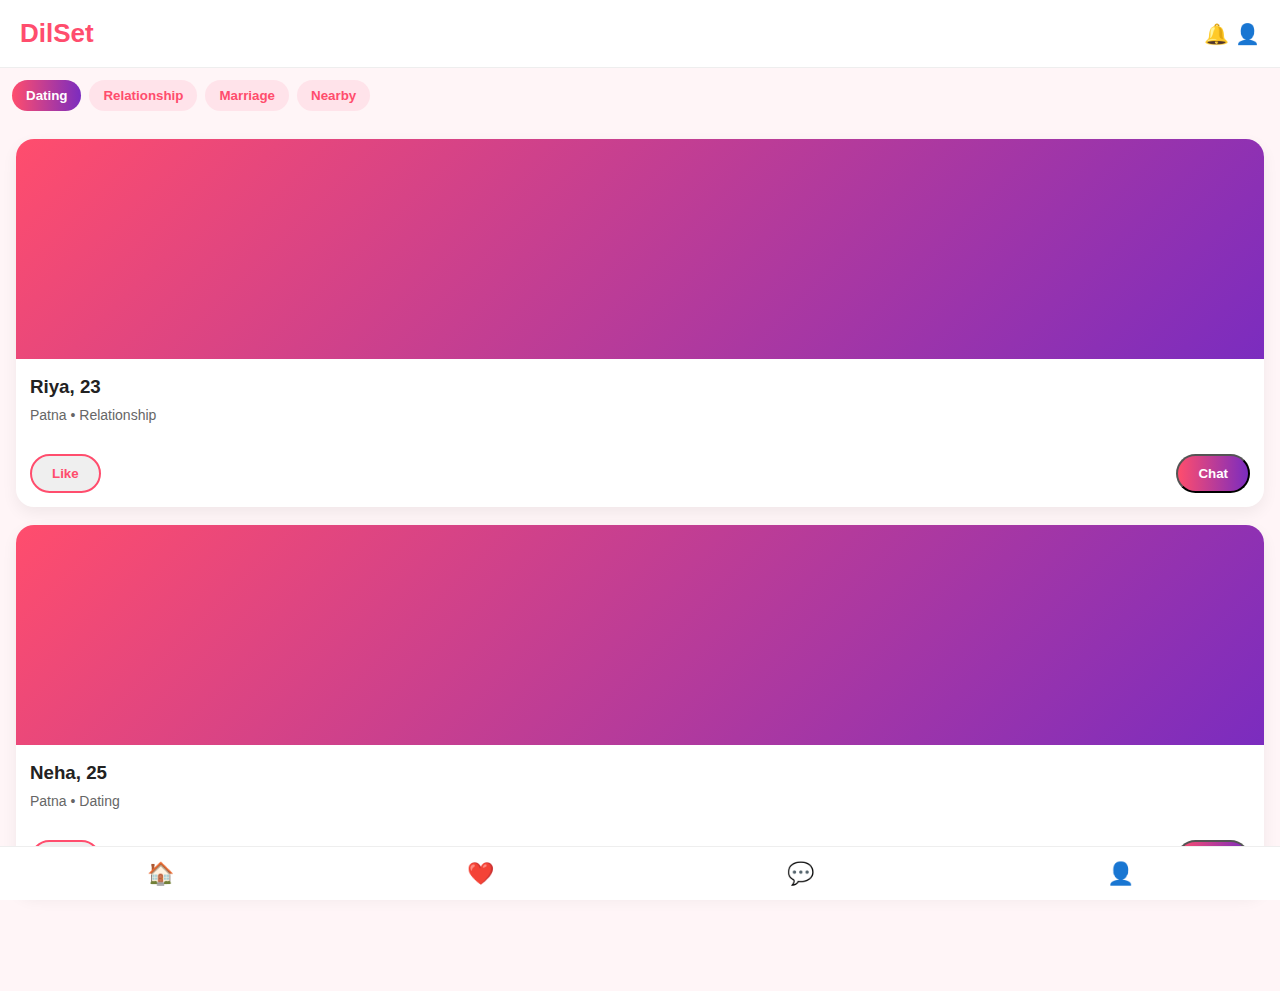
<file: app.html>
<!DOCTYPE html>
<html lang="en">
<head>
  <meta charset="UTF-8" />
  <meta name="viewport" content="width=device-width, initial-scale=1.0" />
  <title>DilSet App</title>
  <link rel="stylesheet" href="css/style.css" />
</head>

<body>

  <!-- TOP BAR -->
  <header class="app-topbar">
    <div class="logo">DilSet</div>
    <div class="top-icons">
      🔔
      👤
    </div>
  </header>

  <!-- MODE SWITCH -->
  <div class="mode-switch">
    <button class="mode active">Dating</button>
    <button class="mode">Relationship</button>
    <button class="mode">Marriage</button>
    <button class="mode">Nearby</button>
  </div>

  <!-- MAIN CONTENT -->
  <main class="app-content">

    <!-- PROFILE CARD -->
    <div class="profile-card">
      <div class="profile-img"></div>

      <div class="profile-info">
        <h3>Riya, 23</h3>
        <p>Patna • Relationship</p>
      </div>

      <div class="profile-actions">
        <button class="btn btn-outline">Like</button>
        <button class="btn btn-primary">Chat</button>
      </div>
    </div>

    <!-- PROFILE CARD -->
    <div class="profile-card">
      <div class="profile-img"></div>

      <div class="profile-info">
        <h3>Neha, 25</h3>
        <p>Patna • Dating</p>
      </div>

      <div class="profile-actions">
        <button class="btn btn-outline">Like</button>
        <button class="btn btn-primary">Chat</button>
      </div>
    </div>

  </main>

  <!-- BOTTOM NAV -->
  <nav class="bottom-nav">
    <a class="active">🏠</a>
    <a>❤️</a>
    <a>💬</a>
    <a>👤</a>
  </nav>

</body>
</html>
</file>
<file: css/style.css>
/* ===== RESET ===== */
* {
  margin: 0;
  padding: 0;
  box-sizing: border-box;
  font-family: "Poppins", sans-serif;
}

body {
  background: #fff5f7;
  color: #222;
  line-height: 1.5;
}

img {
  max-width: 100%;
  display: block;
}

a {
  text-decoration: none;
  color: inherit;
}

/* ===== CONTAINER ===== */
.container {
  width: 90%;
  max-width: 1100px;
  margin: auto;
}

/* ===== NAVBAR ===== */
.navbar {
  display: flex;
  justify-content: space-between;
  align-items: center;
  padding: 18px 0;
}

.logo {
  font-size: 26px;
  font-weight: 700;
  color: #ff4d6d;
}

.nav-link {
  margin-right: 14px;
  font-weight: 500;
  color: #555;
}

.nav-link:hover {
  color: #ff4d6d;
}

/* ===== BUTTONS ===== */
.btn {
  display: inline-block;
  padding: 10px 20px;
  border-radius: 28px;
  font-weight: 600;
  cursor: pointer;
  transition: 0.2s;
}

.btn-primary {
  background: linear-gradient(90deg, #ff4d6d, #7b2cbf);
  color: white;
}

.btn-primary:hover {
  opacity: 0.9;
}

.btn-outline {
  border: 2px solid #ff4d6d;
  color: #ff4d6d;
}

.btn-outline:hover {
  background: #ff4d6d;
  color: white;
}

/* ===== HERO ===== */
.hero {
  display: flex;
  align-items: center;
  justify-content: space-between;
  padding: 60px 0;
  gap: 40px;
}

.hero-text {
  max-width: 520px;
}

.hero h1 {
  font-size: 42px;
  color: #ff4d6d;
  margin-bottom: 12px;
}

.hero p {
  font-size: 18px;
  margin-bottom: 22px;
  color: #555;
}

.hero-buttons {
  display: flex;
  gap: 12px;
}

.hero-image {
  width: 340px;
  border-radius: 30px;
  overflow: hidden;
}

/* ===== SOCIAL PROOF ===== */
.social-proof {
  background: white;
  padding: 14px;
  border-radius: 12px;
  text-align: center;
  margin: 20px auto 40px;
  font-weight: 500;
  color: #555;
  box-shadow: 0 4px 12px rgba(0,0,0,0.05);
}

/* ===== MODES ===== */
.modes {
  display: grid;
  grid-template-columns: repeat(auto-fit, minmax(200px,1fr));
  gap: 18px;
  margin-bottom: 50px;
}

.mode-card {
  background: white;
  padding: 24px;
  border-radius: 16px;
  text-align: center;
  font-weight: 600;
  box-shadow: 0 6px 16px rgba(0,0,0,0.06);
  transition: 0.2s;
}

.mode-card:hover {
  transform: translateY(-4px);
}

/* ===== STRANGERS ===== */
.strangers {
  background: linear-gradient(90deg, #ff4d6d, #7b2cbf);
  color: white;
  padding: 40px;
  border-radius: 20px;
  margin-bottom: 50px;
  text-align: center;
}

.strangers h2 {
  margin-bottom: 10px;
}

.strangers p {
  margin-bottom: 18px;
}

.avatars span {
  display: inline-block;
  width: 40px;
  height: 40px;
  border-radius: 50%;
  background: rgba(255,255,255,0.9);
  margin: 0 4px;
}

/* ===== STEPS ===== */
.steps {
  display: grid;
  grid-template-columns: repeat(auto-fit, minmax(220px,1fr));
  gap: 20px;
  margin-bottom: 50px;
}

.step {
  background: white;
  padding: 22px;
  border-radius: 16px;
  text-align: center;
  box-shadow: 0 6px 16px rgba(0,0,0,0.06);
}

.step h3 {
  margin-bottom: 8px;
  color: #ff4d6d;
}

.step p {
  color: #666;
}

/* ===== SAFETY ===== */
.safety {
  background: white;
  padding: 30px;
  border-radius: 16px;
  margin-bottom: 50px;
  box-shadow: 0 6px 16px rgba(0,0,0,0.05);
}

.safety h2 {
  margin-bottom: 14px;
  color: #ff4d6d;
}

.safety ul {
  list-style: none;
  line-height: 2;
  color: #555;
}

/* ===== CTA ===== */
.cta {
  background: linear-gradient(90deg, #ff4d6d, #7b2cbf);
  color: white;
  text-align: center;
  padding: 40px;
  border-radius: 20px;
  margin-bottom: 40px;
}

.cta h2 {
  margin-bottom: 16px;
}

/* ===== FOOTER ===== */
.footer {
  text-align: center;
  padding: 20px 0;
  color: #777;
}

/* ===== RESPONSIVE ===== */
@media (max-width: 768px) {

  .hero {
    flex-direction: column;
    text-align: center;
  }

  .hero-buttons {
    justify-content: center;
  }

  .hero-image {
    width: 260px;
  }

}
/* ===== APP TOPBAR ===== */
.app-topbar {
  display: flex;
  justify-content: space-between;
  align-items: center;
  padding: 14px 20px;
  background: white;
  border-bottom: 1px solid #eee;
}

.top-icons {
  font-size: 20px;
}

/* ===== MODE SWITCH ===== */
.mode-switch {
  display: flex;
  gap: 8px;
  padding: 12px;
  overflow-x: auto;
}

.mode {
  border: none;
  padding: 8px 14px;
  border-radius: 20px;
  background: #ffe3ea;
  color: #ff4d6d;
  font-weight: 600;
}

.mode.active {
  background: linear-gradient(90deg,#ff4d6d,#7b2cbf);
  color: white;
}

/* ===== APP CONTENT ===== */
.app-content {
  padding: 16px;
  padding-bottom: 80px;
}

/* ===== PROFILE CARD ===== */
.profile-card {
  background: white;
  border-radius: 18px;
  overflow: hidden;
  margin-bottom: 18px;
  box-shadow: 0 6px 16px rgba(0,0,0,0.06);
}

.profile-img {
  height: 220px;
  background: linear-gradient(135deg,#ff4d6d,#7b2cbf);
}

.profile-info {
  padding: 14px;
}

.profile-info h3 {
  margin-bottom: 4px;
}

.profile-info p {
  color: #666;
  font-size: 14px;
}

.profile-actions {
  display: flex;
  justify-content: space-between;
  padding: 14px;
}

/* ===== BOTTOM NAV ===== */
.bottom-nav {
  position: fixed;
  bottom: 0;
  left: 0;
  width: 100%;
  background: white;
  border-top: 1px solid #eee;
  display: flex;
  justify-content: space-around;
  padding: 10px 0;
  font-size: 22px;
}

.bottom-nav a {
  color: #999;
}

.bottom-nav a.active {
  color: #ff4d6d;
}
.stranger-wrapper{
  max-width:600px;
  margin:40px auto;
  background:white;
  border-radius:16px;
  padding:20px;
  box-shadow:0 10px 30px rgba(0,0,0,0.08);
}

.stranger-header{
  display:flex;
  justify-content:space-between;
  margin-bottom:10px;
}

.chat-box{
  height:300px;
  overflow-y:auto;
  border:1px solid #eee;
  border-radius:10px;
  padding:10px;
  margin-bottom:10px;
}

.msg{
  margin:6px 0;
}

.me{
  text-align:right;
  color:#ff4d6d;
}

.stranger{
  text-align:left;
}

.chat-input{
  display:flex;
  gap:8px;
}

.chat-input input{
  flex:1;
  padding:10px;
  border-radius:8px;
  border:1px solid #ddd;
}

.chat-actions{
  display:flex;
  justify-content:space-between;
  margin-top:10px;
}
.gender-filter{
  margin-bottom:10px;
}

.typing{
  font-size:12px;
  color:#888;
  margin:4px 0 8px;
}
</file>
